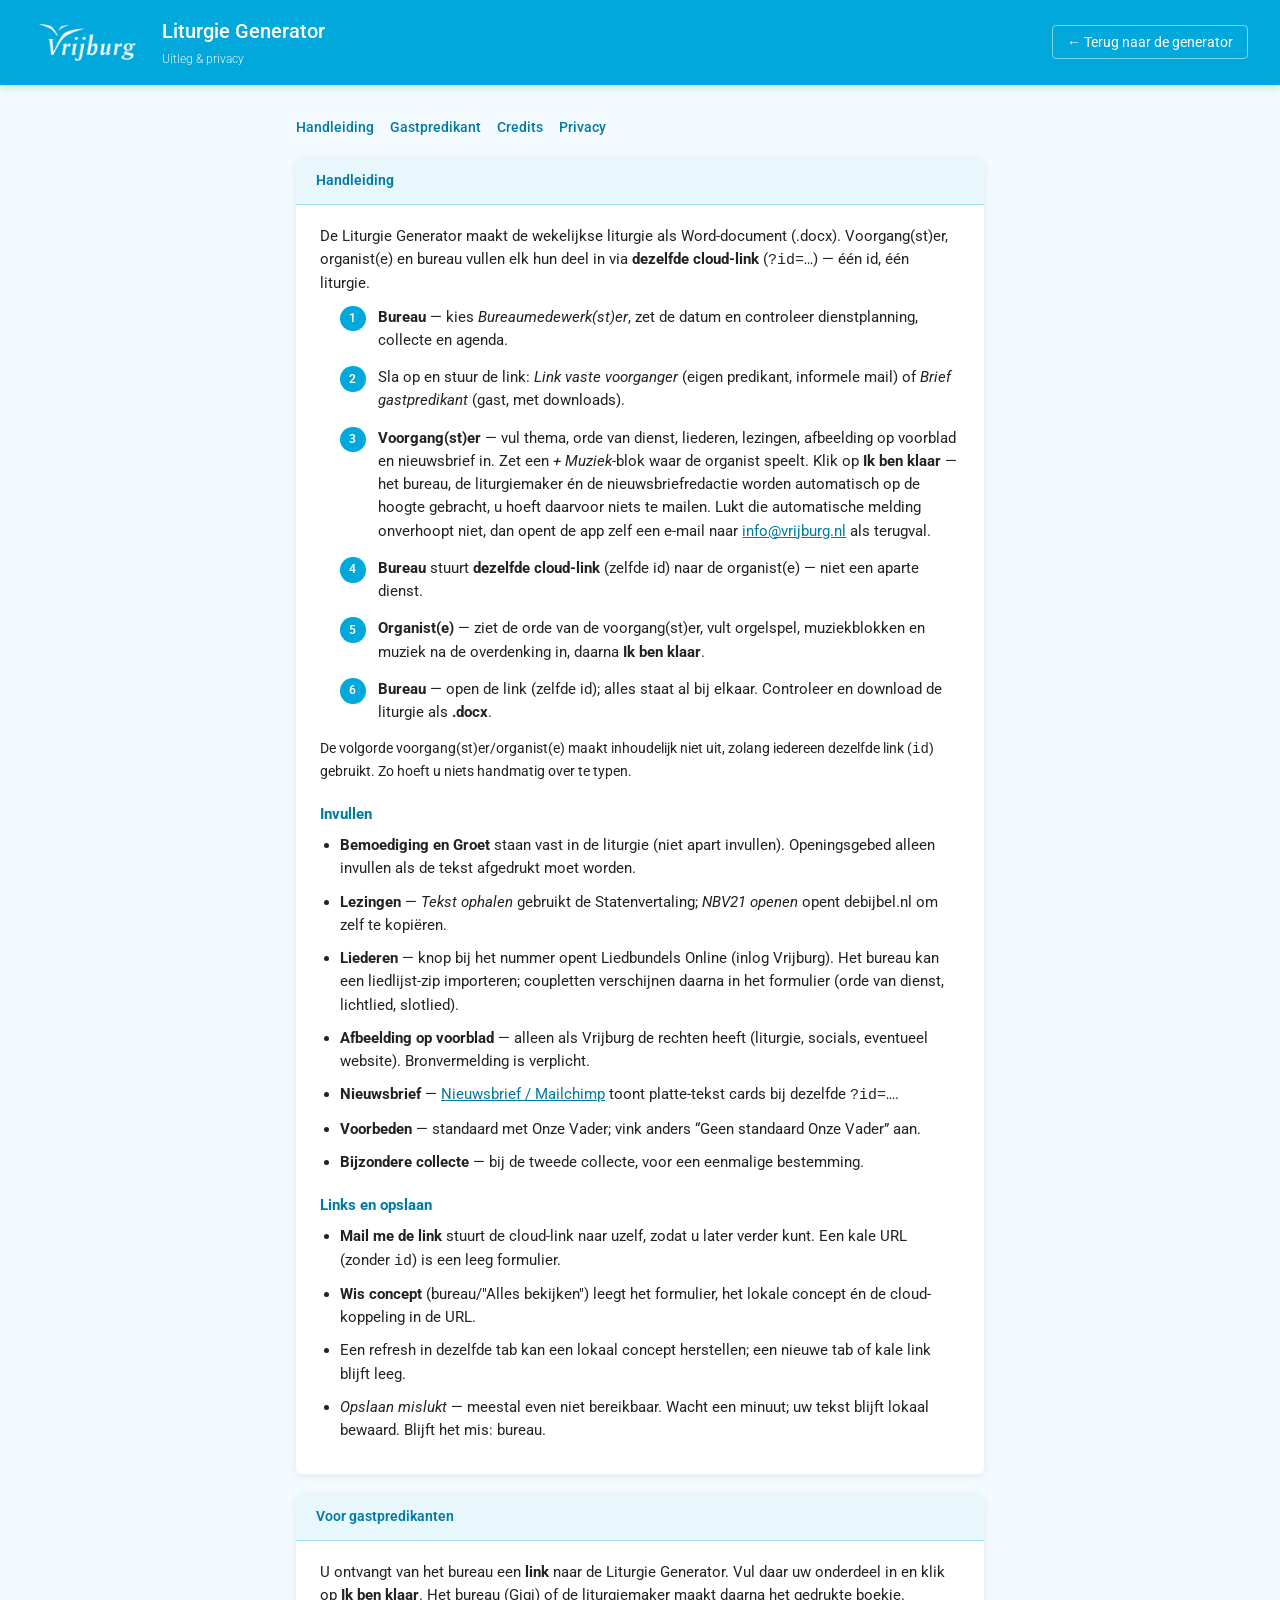
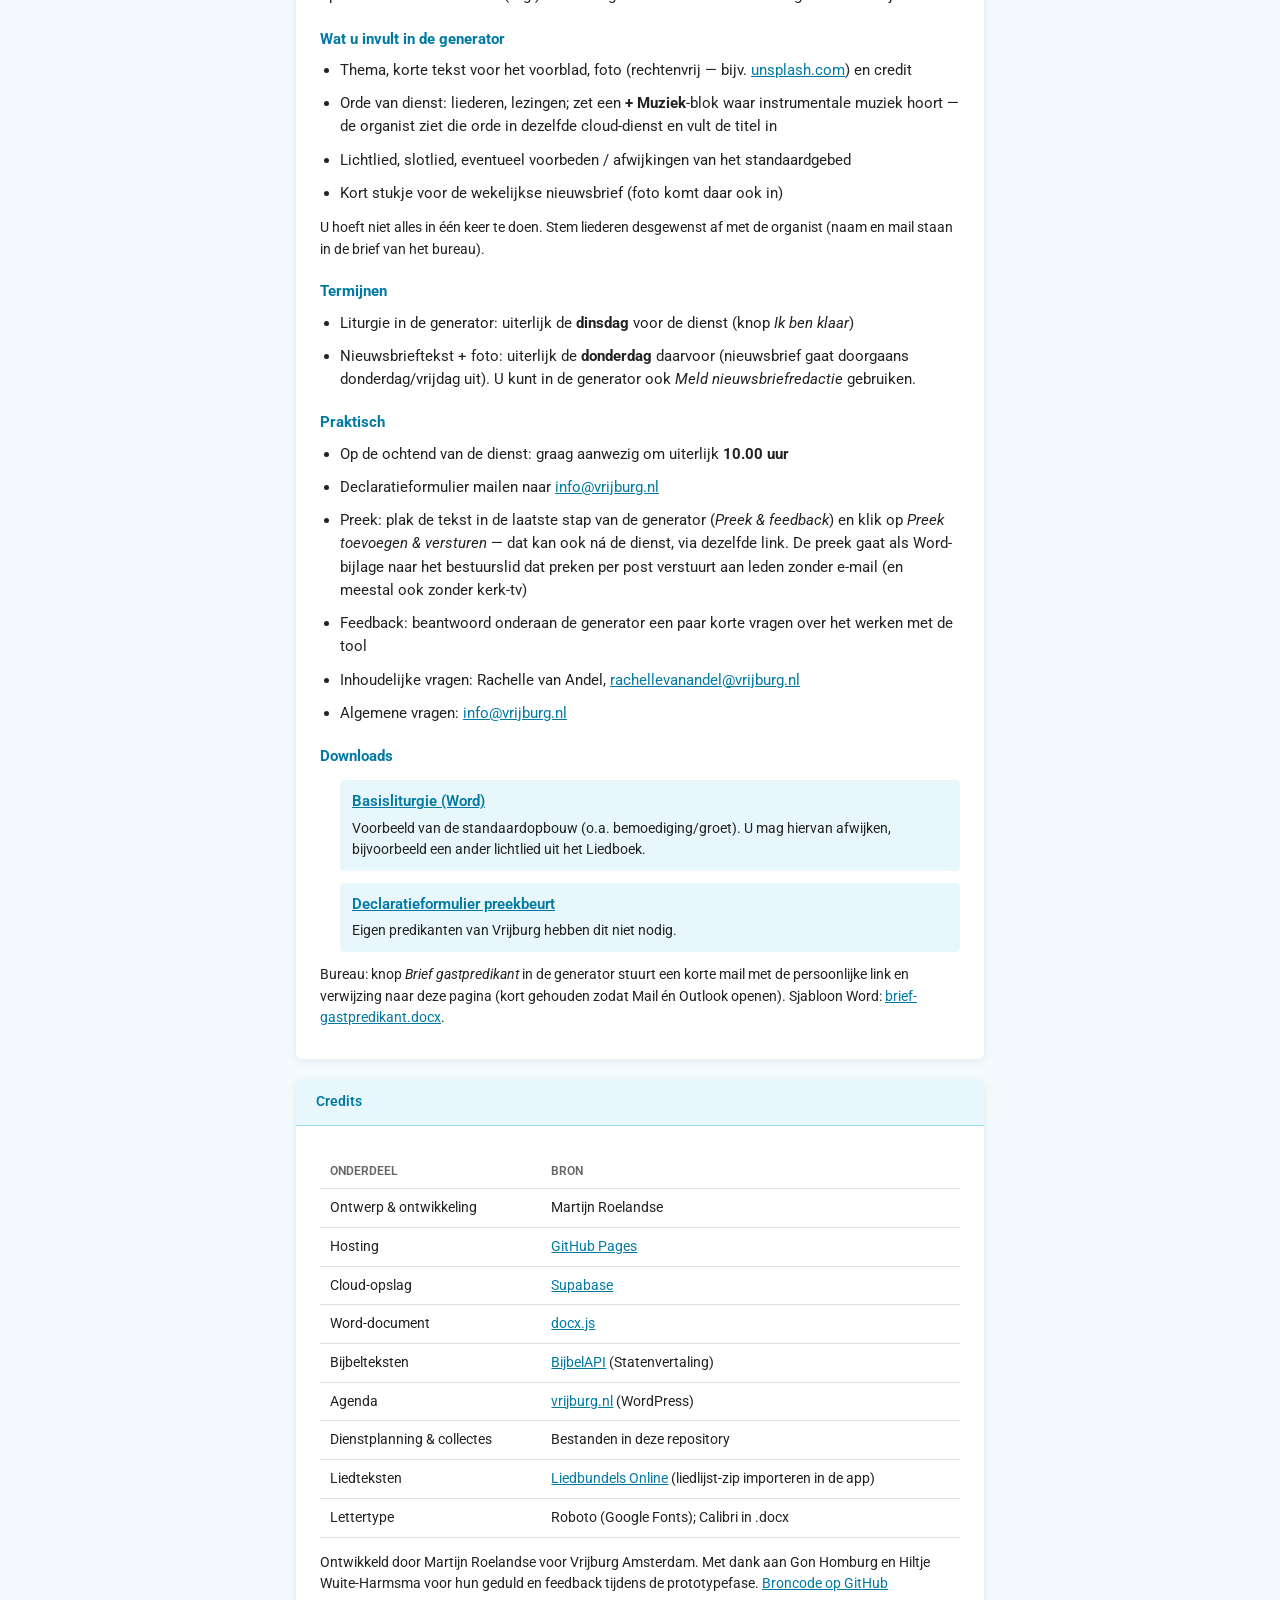
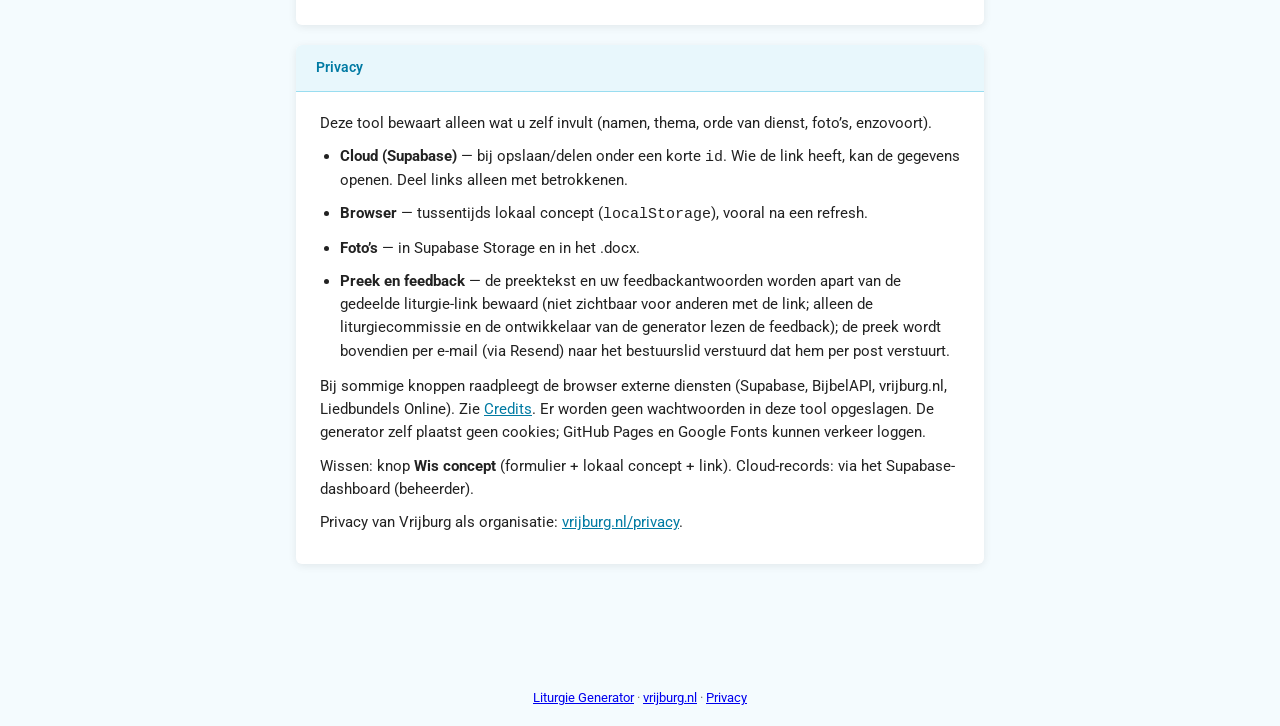
<file: info.html>
<!DOCTYPE html>
<html lang="nl">
<head>
  <meta charset="UTF-8">
  <meta name="viewport" content="width=device-width, initial-scale=1.0">
  <title>Uitleg &amp; privacy – Vrijburg Liturgie Generator</title>
  <link rel="preconnect" href="https://fonts.googleapis.com">
  <link rel="preconnect" href="https://fonts.gstatic.com" crossorigin>
  <link href="https://fonts.googleapis.com/css2?family=Roboto:wght@300;400;500;700&display=swap" rel="stylesheet">
  <style>
    :root {
      --brand: #00a8db;
      --brand-dark: #007aa3;
      --brand-light: #e8f7fc;
      --brand-mid: #99ddf0;
      --border: #ddd;
      --text: #222;
      --muted: #666;
      --radius: 6px;
      --shadow: 0 2px 8px rgba(0,0,0,0.08);
    }
    * { box-sizing: border-box; margin: 0; padding: 0; }
    body {
      font-family: 'Roboto', 'Segoe UI', Arial, sans-serif;
      font-size: 15px;
      line-height: 1.55;
      color: var(--text);
      background: #f4fbfe;
      min-height: 100vh;
    }
    header {
      background: var(--brand);
      color: white;
      padding: 16px 32px;
      display: flex;
      align-items: center;
      justify-content: space-between;
      gap: 20px;
      flex-wrap: wrap;
      box-shadow: 0 2px 8px rgba(0,122,163,0.25);
    }
    .header-left { display: flex; align-items: center; gap: 20px; }
    .header-logo img { height: 52px; width: auto; display: block; }
    header h1 { font-size: 20px; font-weight: 500; }
    header p { font-size: 12px; opacity: 0.9; margin-top: 3px; font-weight: 300; }
    .header-nav a {
      color: white;
      text-decoration: none;
      font-size: 14px;
      padding: 8px 14px;
      border: 1px solid rgba(255,255,255,0.5);
      border-radius: 4px;
    }
    .header-nav a:hover { background: rgba(255,255,255,0.15); }
    main {
      max-width: 720px;
      margin: 32px auto;
      padding: 0 16px 48px;
    }
    .page-nav {
      display: flex;
      flex-wrap: wrap;
      gap: 8px 16px;
      margin-bottom: 20px;
      font-size: 14px;
    }
    .page-nav a {
      color: var(--brand-dark);
      text-decoration: none;
      font-weight: 500;
    }
    .page-nav a:hover { text-decoration: underline; }
    .card {
      background: white;
      border-radius: var(--radius);
      box-shadow: var(--shadow);
      margin-bottom: 20px;
      overflow: hidden;
    }
    .card-header {
      background: var(--brand-light);
      border-bottom: 1px solid var(--brand-mid);
      padding: 12px 20px;
      font-weight: 600;
      font-size: 14px;
      color: var(--brand-dark);
    }
    .card-body { padding: 20px 24px; }
    .card-body h3 {
      font-size: 15px;
      color: var(--brand-dark);
      margin: 20px 0 8px;
    }
    .card-body h3:first-child { margin-top: 0; }
    .card-body p, .card-body li { margin-bottom: 10px; color: var(--text); }
    .card-body ul, .card-body ol { padding-left: 1.25rem; margin-bottom: 12px; }
    .card-body a { color: var(--brand-dark); }
    .steps { counter-reset: step; list-style: none; padding-left: 0; }
    .steps > li {
      position: relative;
      padding-left: 2.4rem;
      margin-bottom: 14px;
    }
    .steps > li::before {
      counter-increment: step;
      content: counter(step);
      position: absolute;
      left: 0;
      top: 0;
      width: 1.6rem;
      height: 1.6rem;
      border-radius: 50%;
      background: var(--brand);
      color: white;
      font-size: 12px;
      font-weight: 600;
      display: flex;
      align-items: center;
      justify-content: center;
    }
    .muted { color: var(--muted); font-size: 14px; }
    table.credits {
      width: 100%;
      border-collapse: collapse;
      font-size: 14px;
      margin-top: 8px;
    }
    table.credits th, table.credits td {
      text-align: left;
      padding: 8px 10px;
      border-bottom: 1px solid var(--border);
      vertical-align: top;
    }
    table.credits th { color: var(--muted); font-weight: 600; font-size: 12px; text-transform: uppercase; }
    footer {
      text-align: center;
      padding: 24px 16px;
      font-size: 13px;
      color: var(--muted);
    }
    .download-list {
      list-style: none;
      padding-left: 0;
      margin: 12px 0 8px;
    }
    .download-list li {
      margin-bottom: 12px;
      padding: 10px 12px;
      background: var(--brand-light);
      border-radius: 4px;
    }
    .download-list a { font-weight: 600; }
    .download-list .muted { margin: 4px 0 0; }
  </style>
</head>
<body>

<header>
  <div class="header-left">
    <a href="https://www.vrijburg.nl" target="_blank" rel="noopener" class="header-logo">
      <img src="assets/logo-vrijburg.png" alt="Vrijburg">
    </a>
    <div>
      <h1>Liturgie Generator</h1>
      <p>Uitleg &amp; privacy</p>
    </div>
  </div>
  <nav class="header-nav">
    <a href="index.html">← Terug naar de generator</a>
  </nav>
</header>

<main>

  <nav class="page-nav" aria-label="Op deze pagina">
    <a href="#handleiding">Handleiding</a>
    <a href="#gastpredikant">Gastpredikant</a>
    <a href="#credits">Credits</a>
    <a href="#privacy">Privacy</a>
  </nav>

  <div class="card" id="handleiding">
    <div id="over"></div>
    <div class="card-header">Handleiding</div>
    <div class="card-body">
      <p>
        De Liturgie Generator maakt de wekelijkse liturgie als Word-document (.docx).
        Voorgang(st)er, organist(e) en bureau vullen elk hun deel in via <strong>dezelfde cloud-link</strong>
        (<code>?id=…</code>) — één id, één liturgie.
      </p>

      <ol class="steps">
        <li>
          <strong>Bureau</strong> — kies <em>Bureaumedewerk(st)er</em>, zet de datum en controleer dienstplanning, collecte en agenda.
        </li>
        <li>
          Sla op en stuur de link: <em>Link vaste voorganger</em> (eigen predikant, informele mail)
          of <em>Brief gastpredikant</em> (gast, met downloads).
        </li>
        <li>
          <strong>Voorgang(st)er</strong> — vul thema, orde van dienst, liederen, lezingen, afbeelding op voorblad en nieuwsbrief in.
          Zet een <em>+ Muziek</em>-blok waar de organist speelt. Klik op <strong>Ik ben klaar</strong> —
          het bureau, de liturgiemaker én de nieuwsbriefredactie worden automatisch op de hoogte gebracht, u hoeft daarvoor niets te mailen.
          Lukt die automatische melding onverhoopt niet, dan opent de app zelf een e-mail naar <a href="mailto:info@vrijburg.nl">info@vrijburg.nl</a> als terugval.
        </li>
        <li>
          <strong>Bureau</strong> stuurt <strong>dezelfde cloud-link</strong> (zelfde id) naar de organist(e) — niet een aparte dienst.
        </li>
        <li>
          <strong>Organist(e)</strong> — ziet de orde van de voorgang(st)er, vult orgelspel, muziekblokken en muziek na de overdenking in, daarna <strong>Ik ben klaar</strong>.
        </li>
        <li>
          <strong>Bureau</strong> — open de link (zelfde id); alles staat al bij elkaar. Controleer en download de liturgie als <strong>.docx</strong>.
        </li>
      </ol>
      <p class="muted">De volgorde voorgang(st)er/organist(e) maakt inhoudelijk niet uit, zolang iedereen dezelfde link (<code>id</code>) gebruikt. Zo hoeft u niets handmatig over te typen.</p>

      <h3>Invullen</h3>
      <ul>
        <li><strong>Bemoediging en Groet</strong> staan vast in de liturgie (niet apart invullen). Openingsgebed alleen invullen als de tekst afgedrukt moet worden.</li>
        <li><strong>Lezingen</strong> — <em>Tekst ophalen</em> gebruikt de Statenvertaling; <em>NBV21 openen</em> opent debijbel.nl om zelf te kopiëren.</li>
        <li><strong>Liederen</strong> — knop bij het nummer opent Liedbundels Online (inlog Vrijburg). Het bureau kan een liedlijst-zip importeren; coupletten verschijnen daarna in het formulier (orde van dienst, lichtlied, slotlied).</li>
        <li><strong>Afbeelding op voorblad</strong> — alleen als Vrijburg de rechten heeft (liturgie, socials, eventueel website). Bronvermelding is verplicht.</li>
        <li><strong>Nieuwsbrief</strong> — <a href="nieuwsbrief.html">Nieuwsbrief / Mailchimp</a> toont platte-tekst cards bij dezelfde <code>?id=…</code>.</li>
        <li><strong>Voorbeden</strong> — standaard met Onze Vader; vink anders “Geen standaard Onze Vader” aan.</li>
        <li><strong>Bijzondere collecte</strong> — bij de tweede collecte, voor een eenmalige bestemming.</li>
      </ul>

      <h3>Links en opslaan</h3>
      <ul>
        <li><strong>Mail me de link</strong> stuurt de cloud-link naar uzelf, zodat u later verder kunt. Een kale URL (zonder <code>id</code>) is een leeg formulier.</li>
        <li><strong>Wis concept</strong> (bureau/"Alles bekijken") leegt het formulier, het lokale concept én de cloud-koppeling in de URL.</li>
        <li>Een refresh in dezelfde tab kan een lokaal concept herstellen; een nieuwe tab of kale link blijft leeg.</li>
        <li><em>Opslaan mislukt</em> — meestal even niet bereikbaar. Wacht een minuut; uw tekst blijft lokaal bewaard. Blijft het mis: bureau.</li>
      </ul>
    </div>
  </div>

  <div class="card" id="gastpredikant">
    <div class="card-header">Voor gastpredikanten</div>
    <div class="card-body">
      <p>
        U ontvangt van het bureau een <strong>link</strong> naar de Liturgie Generator.
        Vul daar uw onderdeel in en klik op <strong>Ik ben klaar</strong>.
        Het bureau (Gigi) of de liturgiemaker maakt daarna het gedrukte boekje.
      </p>

      <h3>Wat u invult in de generator</h3>
      <ul>
        <li>Thema, korte tekst voor het voorblad, foto (rechtenvrij — bijv. <a href="https://unsplash.com" target="_blank" rel="noopener">unsplash.com</a>) en credit</li>
        <li>Orde van dienst: liederen, lezingen; zet een <strong>+ Muziek</strong>-blok waar instrumentale muziek hoort — de organist ziet die orde in dezelfde cloud-dienst en vult de titel in</li>
        <li>Lichtlied, slotlied, eventueel voorbeden / afwijkingen van het standaardgebed</li>
        <li>Kort stukje voor de wekelijkse nieuwsbrief (foto komt daar ook in)</li>
      </ul>
      <p class="muted">
        U hoeft niet alles in één keer te doen. Stem liederen desgewenst af met de organist (naam en mail staan in de brief van het bureau).
      </p>

      <h3>Termijnen</h3>
      <ul>
        <li>Liturgie in de generator: uiterlijk de <strong>dinsdag</strong> voor de dienst (knop <em>Ik ben klaar</em>)</li>
        <li>Nieuwsbrieftekst + foto: uiterlijk de <strong>donderdag</strong> daarvoor (nieuwsbrief gaat doorgaans donderdag/vrijdag uit). U kunt in de generator ook <em>Meld nieuwsbriefredactie</em> gebruiken.</li>
      </ul>

      <h3>Praktisch</h3>
      <ul>
        <li>Op de ochtend van de dienst: graag aanwezig om uiterlijk <strong>10.00 uur</strong></li>
        <li>Declaratieformulier mailen naar <a href="mailto:info@vrijburg.nl">info@vrijburg.nl</a></li>
        <li>Preek: plak de tekst in de laatste stap van de generator (<em>Preek &amp; feedback</em>) en klik op <em>Preek toevoegen &amp; versturen</em> — dat kan ook ná de dienst, via dezelfde link. De preek gaat als Word-bijlage naar het bestuurslid dat preken per post verstuurt aan leden zonder e-mail (en meestal ook zonder kerk-tv)</li>
        <li>Feedback: beantwoord onderaan de generator een paar korte vragen over het werken met de tool</li>
        <li>Inhoudelijke vragen: Rachelle van Andel, <a href="mailto:rachellevanandel@vrijburg.nl">rachellevanandel@vrijburg.nl</a></li>
        <li>Algemene vragen: <a href="mailto:info@vrijburg.nl">info@vrijburg.nl</a></li>
      </ul>

      <h3>Downloads</h3>
      <ul class="download-list">
        <li>
          <a href="downloads/basisliturgie-calibri-mrt2026.docx" download>Basisliturgie (Word)</a>
          <p class="muted">Voorbeeld van de standaardopbouw (o.a. bemoediging/groet). U mag hiervan afwijken, bijvoorbeeld een ander lichtlied uit het Liedboek.</p>
        </li>
        <li>
          <a href="downloads/declaratieformulier-preekbeurt-nov2024.docx" download>Declaratieformulier preekbeurt</a>
          <p class="muted">Eigen predikanten van Vrijburg hebben dit niet nodig.</p>
        </li>
      </ul>
      <p class="muted">
        Bureau: knop <em>Brief gastpredikant</em> in de generator stuurt een korte mail met de persoonlijke link en verwijzing naar deze pagina
        (kort gehouden zodat Mail én Outlook openen). Sjabloon Word:
        <a href="downloads/brief-gastpredikant.docx" download>brief-gastpredikant.docx</a>.
      </p>
    </div>
  </div>

  <div class="card" id="credits">
    <div class="card-header">Credits</div>
    <div class="card-body">
      <table class="credits">
        <thead>
          <tr><th>Onderdeel</th><th>Bron</th></tr>
        </thead>
        <tbody>
          <tr><td>Ontwerp &amp; ontwikkeling</td><td>Martijn Roelandse</td></tr>
          <tr><td>Hosting</td><td><a href="https://pages.github.com/" target="_blank" rel="noopener">GitHub Pages</a></td></tr>
          <tr><td>Cloud-opslag</td><td><a href="https://supabase.com/" target="_blank" rel="noopener">Supabase</a></td></tr>
          <tr><td>Word-document</td><td><a href="https://docx.js.org/" target="_blank" rel="noopener">docx.js</a></td></tr>
          <tr><td>Bijbelteksten</td><td><a href="https://www.bijbelapi.com/" target="_blank" rel="noopener">BijbelAPI</a> (Statenvertaling)</td></tr>
          <tr><td>Agenda</td><td><a href="https://www.vrijburg.nl" target="_blank" rel="noopener">vrijburg.nl</a> (WordPress)</td></tr>
          <tr><td>Dienstplanning &amp; collectes</td><td>Bestanden in deze repository</td></tr>
          <tr><td>Liedteksten</td><td><a href="https://liedbundelsonline.nl/nl/lied-zoeken?bundles%5B0%5D=LB" target="_blank" rel="noopener">Liedbundels Online</a> (liedlijst-zip importeren in de app)</td></tr>
          <tr><td>Lettertype</td><td>Roboto (Google Fonts); Calibri in .docx</td></tr>
        </tbody>
      </table>
      <p class="muted" style="margin-top:14px">
        Ontwikkeld door Martijn Roelandse voor Vrijburg Amsterdam.
        Met dank aan Gon Homburg en Hiltje Wuite-Harmsma voor hun geduld en feedback tijdens de prototypefase.
        <a href="https://github.com/martijnroelandse/vrijburg" target="_blank" rel="noopener">Broncode op GitHub</a>
      </p>
    </div>
  </div>

  <div class="card" id="privacy">
    <div id="privacy-tool"></div>
    <div class="card-header">Privacy</div>
    <div class="card-body">
      <p>
        Deze tool bewaart alleen wat u zelf invult (namen, thema, orde van dienst, foto’s, enzovoort).
      </p>
      <ul>
        <li><strong>Cloud (Supabase)</strong> — bij opslaan/delen onder een korte <code>id</code>. Wie de link heeft, kan de gegevens openen. Deel links alleen met betrokkenen.</li>
        <li><strong>Browser</strong> — tussentijds lokaal concept (<code>localStorage</code>), vooral na een refresh.</li>
        <li><strong>Foto’s</strong> — in Supabase Storage en in het .docx.</li>
        <li><strong>Preek en feedback</strong> — de preektekst en uw feedbackantwoorden worden apart van de gedeelde liturgie-link bewaard (niet zichtbaar voor anderen met de link; alleen de liturgiecommissie en de ontwikkelaar van de generator lezen de feedback); de preek wordt bovendien per e-mail (via Resend) naar het bestuurslid verstuurd dat hem per post verstuurt.</li>
      </ul>
      <p>
        Bij sommige knoppen raadpleegt de browser externe diensten (Supabase, BijbelAPI, vrijburg.nl, Liedbundels Online).
        Zie <a href="#credits">Credits</a>. Er worden geen wachtwoorden in deze tool opgeslagen.
        De generator zelf plaatst geen cookies; GitHub Pages en Google Fonts kunnen verkeer loggen.
      </p>
      <p>
        Wissen: knop <strong>Wis concept</strong> (formulier + lokaal concept + link).
        Cloud-records: via het Supabase-dashboard (beheerder).
      </p>
      <p id="privacy-vrijburg">
        Privacy van Vrijburg als organisatie:
        <a href="https://www.vrijburg.nl/privacy/" target="_blank" rel="noopener">vrijburg.nl/privacy</a>.
      </p>
    </div>
  </div>

</main>

<footer>
  <p>
    <a href="index.html">Liturgie Generator</a> ·
    <a href="https://www.vrijburg.nl" target="_blank" rel="noopener">vrijburg.nl</a> ·
    <a href="https://www.vrijburg.nl/privacy/" target="_blank" rel="noopener">Privacy</a>
  </p>
</footer>

</body>
</html>
</file>
